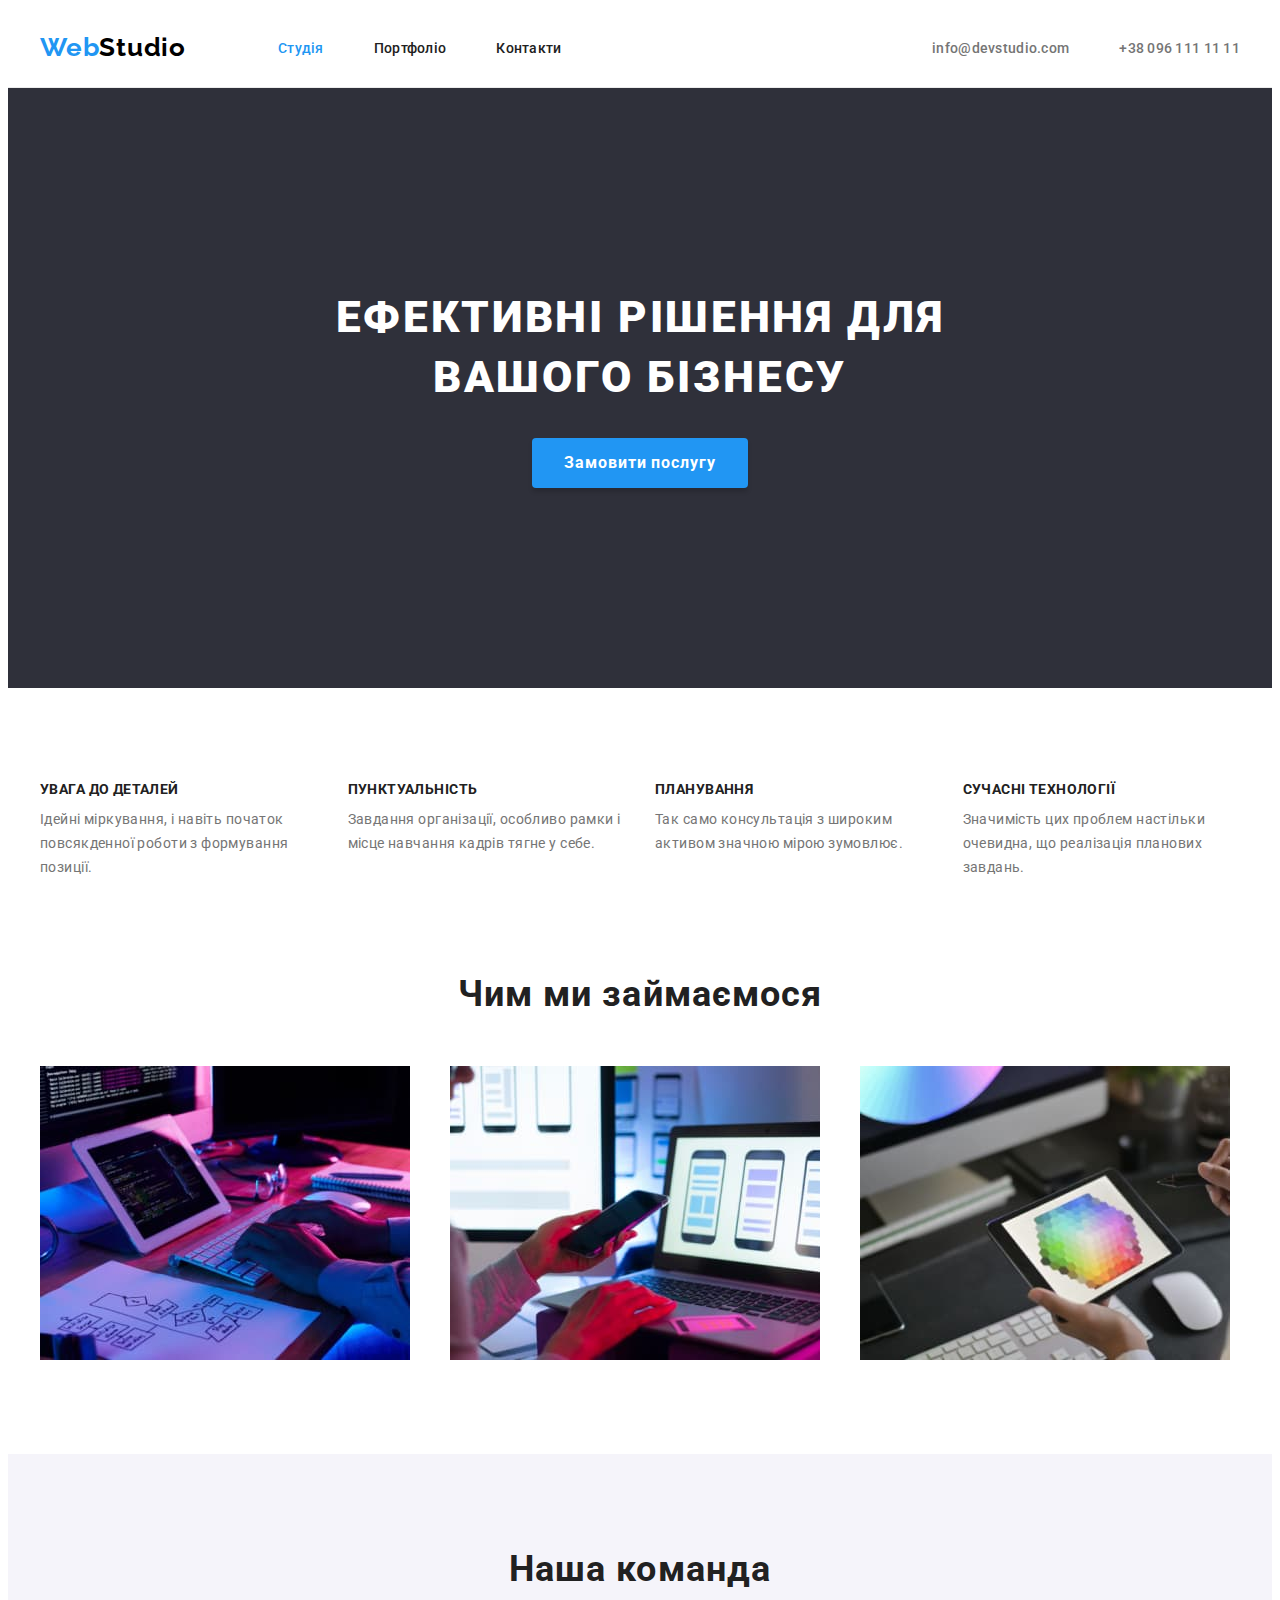
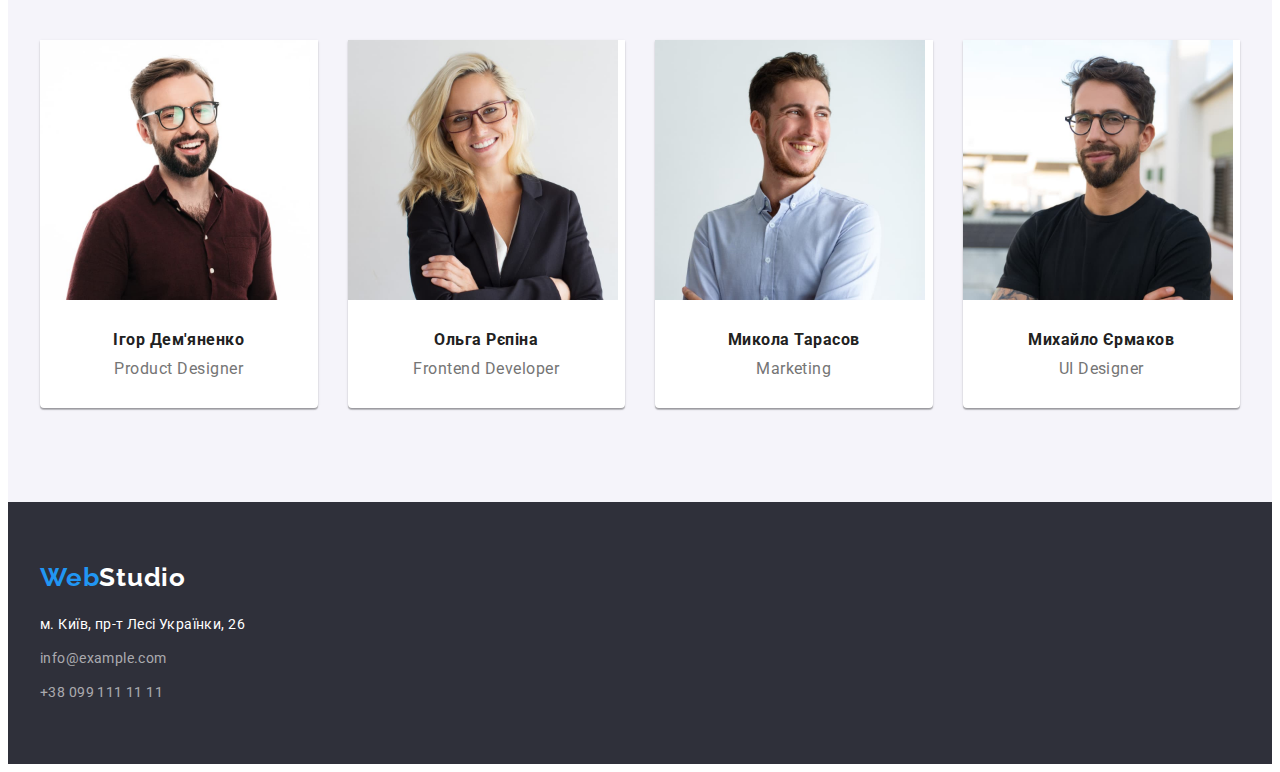
<file: index.html>
<!DOCTYPE html>
<html lang="uk">
  <head>
    <meta charset="UTF-8" />
    <meta http-equiv="X-UA-Compatible" content="IE=edge" />
    <meta name="viewport" content="width=device-width, initial-scale=1.0" />
    <title>HW-03</title>
    <link rel="preconnect" href="https://fonts.googleapis.com" />
    <link rel="preconnect" href="https://fonts.gstatic.com" crossorigin />
    <link
      href="https://fonts.googleapis.com/css2?family=Raleway:wght@700&family=Roboto:wght@400;500;700;900&display=swap"
      rel="stylesheet"
    />
    <link
      rel="stylesheet"
      href="https://cdnjs.cloudflare.com/ajax/libs/modern-normalize/1.1.0/modern-normalize.min.css"
      integrity="sha512-wpPYUAdjBVSE4KJnH1VR1HeZfpl1ub8YT/NKx4PuQ5NmX2tKuGu6U/JRp5y+Y8XG2tV+wKQpNHVUX03MfMFn9Q=="
      crossorigin="anonymous"
      referrerpolicy="no-referrer"
    />
    <link rel="stylesheet" href="./css/style.css" />
  </head>
  <body>
    <!-- header -->
    <header class="header-block">
      <div class="container accessory-container">
        <nav class="navigation">
          <a class="logo link" href="#" lang="en">Web<span class="logo-header">Studio</span></a>
          <ul class="nav-list list">
            <li class="nav-list-item">
              <a class="nav-list-link link current" href="./index.html">Студія</a>
            </li>
            <li class="nav-list-item">
              <a class="nav-list-link link" href="./portfolio.html">Портфоліо</a>
            </li>
            <li class="nav-list-item">
              <a class="nav-list-link link" href="#">Контакти</a>
            </li>
          </ul>
        </nav>
        <ul class="menu-contact list">
          <li class="email-info">
            <a class="contact-info link" href="mailto:info@devstudio.com">info@devstudio.com</a>
          </li>
          <li class="phone-info">
            <a class="contact-info link" href="tel:+380961111111">+38 096 111 11 11</a>
          </li>
        </ul>
      </div>
    </header>
    <!-- main -->
    <main class="main-block">
      <!-- hero-blick -->
      <section class="hero">
        <div class="container">
          <h1 class="main-title">Ефективні рішення для вашого бізнесу</h1>
          <button class="modal-btn" type="button">Замовити послугу</button>
        </div>
      </section>
      <!-- quality-block -->
      <section class="quality">
        <div class="container">
          <h2 class="visually-hidden">Наші переваги</h2>
          <ul class="quality-menu list">
            <li class="quality-item">
              <h3 class="quality-title">Увага до деталей</h3>
              <p class="description">
                Ідейні міркування, і навіть початок повсякденної роботи з формування позиції.
              </p>
            </li>
            <li class="quality-item">
              <h3 class="quality-title">Пунктуальність</h3>
              <p class="description">
                Завдання організації, особливо рамки і місце навчання кадрів тягне у себе.
              </p>
            </li>
            <li class="quality-item">
              <h3 class="quality-title">Планування</h3>
              <p class="description">
                Так само консультація з широким активом значною мірою зумовлює.
              </p>
            </li>
            <li class="quality-item">
              <h3 class="quality-title">Сучасні технології</h3>
              <p class="description">
                Значимість цих проблем настільки очевидна, що реалізація планових завдань.
              </p>
            </li>
          </ul>
        </div>
      </section>
      <!-- occupation-blick -->
      <section class="section">
        <div class="container">
          <h2 class="title">Чим ми займаємося</h2>
          <ul class="occupation list">
            <li class="occupation-card">
              <img src="./images/desk.jpg" alt="IT-фахівець працює на компьютері" width="370" />
            </li>
            <li class="occupation-card">
              <img
                src="./images/mob.jpg"
                alt="Зображення трьох смартфонів на компьютері"
                width="370"
              />
            </li>
            <li class="occupation-card">
              <img
                src="./images/ipad.jpg"
                alt="Зображення кольорового куба на планшеті"
                width="370"
              />
            </li>
          </ul>
        </div>
      </section>
      <!-- team-block -->
      <section class="team section">
        <div class="container">
          <h2 class="title">Наша команда</h2>
          <ul class="members-team list">
            <li class="member-card">
              <img src="./images/prodesigner.jpg" alt="Фото Ігоря Дем'яненко" width="270" />
              <div class="caption-card">
                <h3 class="member-name">Ігор Дем'яненко</h3>
                <p class="profession" lang="en">Product Designer</p>
              </div>
            </li>
            <li class="member-card">
              <img src="./images/developer.jpg" alt="Фото Ольги Рєпіної" width="270" />
              <div class="caption-card">
                <h3 class="member-name">Ольга Рєпіна</h3>
                <p class="profession" lang="en">Frontend Developer</p>
              </div>
            </li>
            <li class="member-card">
              <img src="./images/marketing.jpg" alt="Фото Миколи Тарасова" width="270" />
              <div class="caption-card">
                <h3 class="member-name">Микола Тарасов</h3>
                <p class="profession" lang="en">Marketing</p>
              </div>
            </li>
            <li class="member-card">
              <img src="./images/uidesigner.jpg" alt="Фото Михайла Єрмакова" width="270" />
              <div class="caption-card">
                <h3 class="member-name">Михайло Єрмаков</h3>
                <p class="profession" lang="en">UI Designer</p>
              </div>
            </li>
          </ul>
        </div>
      </section>
    </main>
    <!-- footer -->
    <footer class="footer-block">
      <div class="container">
        <a class="logo logo-footer link" href="#">Web<span class="logo-color">Studio</span></a>
        <address>
          <ul class="adds-menu list">
            <li class="adds-item">
              <a
                class="adds link"
                href="https://goo.gl/maps/CPtrU1FHBa2aNyZL9"
                target="_blank"
                rel="noopener noreferrer"
                >м. Київ, пр-т Лесі Українки, 26</a
              >
            </li>
            <li class="adds-item">
              <a class="footer-contact link" href="mailto:info@example.com">info@example.com</a>
            </li>
            <li class="adds-item">
              <a class="footer-contact link" href="tel:+380991111111">+38 099 111 11 11</a>
            </li>
          </ul>
        </address>
      </div>
    </footer>
  </body>
</html>
</file>
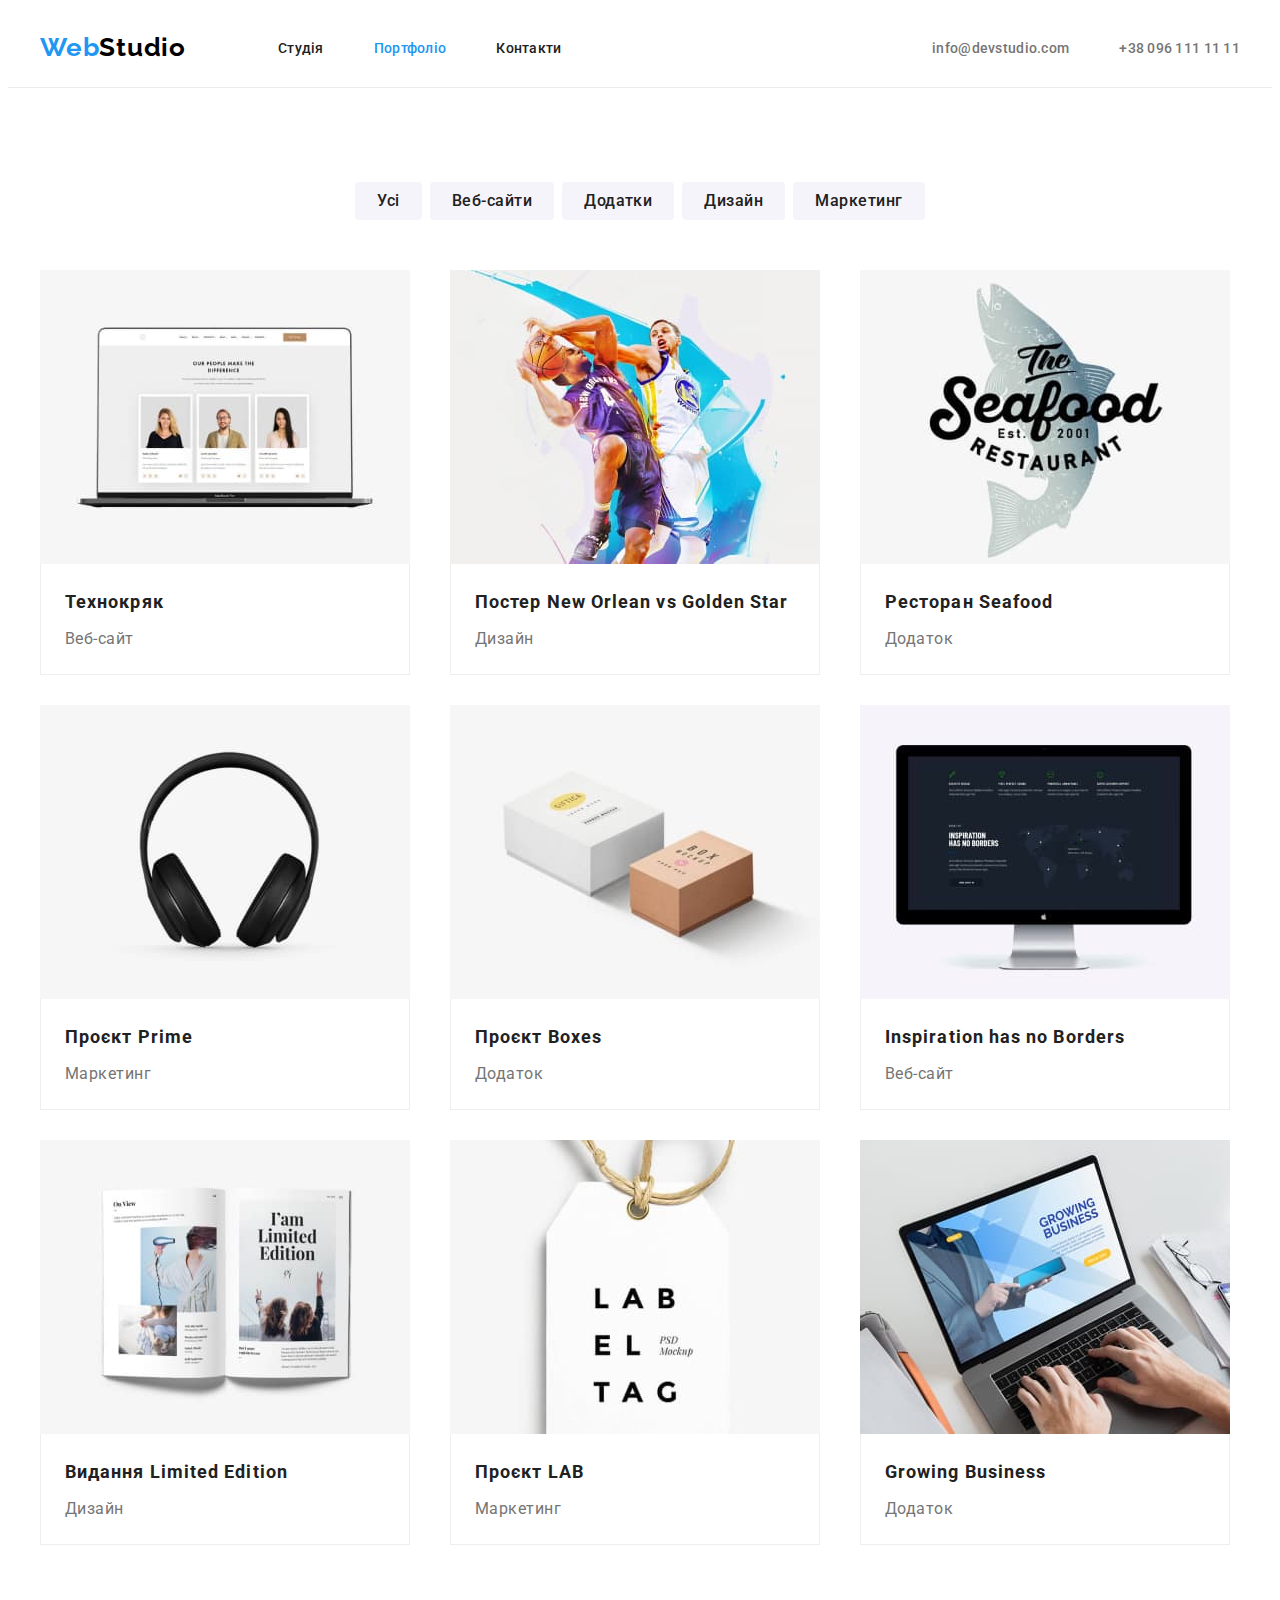
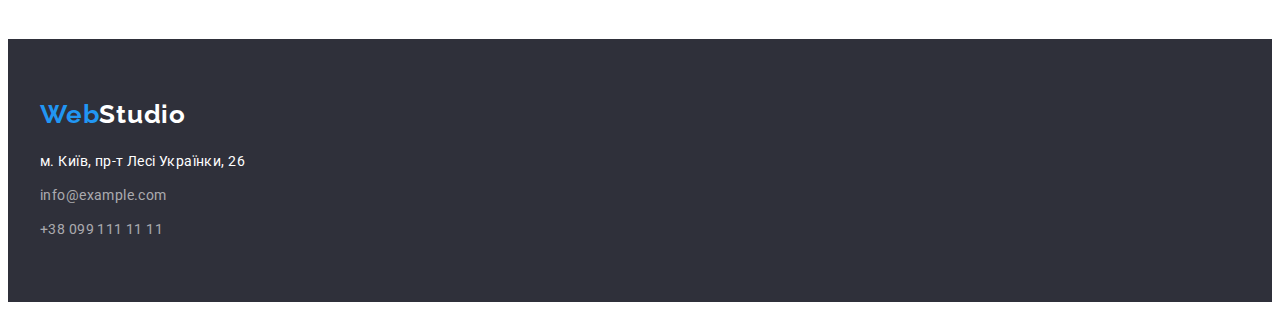
<file: portfolio.html>
<!DOCTYPE html>
<html lang="en">
  <head>
    <meta charset="UTF-8" />
    <meta http-equiv="X-UA-Compatible" content="IE=edge" />
    <meta name="viewport" content="width=device-width, initial-scale=1.0" />
    <title>HW-03</title>
    <link rel="preconnect" href="https://fonts.googleapis.com" />
    <link rel="preconnect" href="https://fonts.gstatic.com" crossorigin />
    <link
      href="https://fonts.googleapis.com/css2?family=Raleway:wght@700&family=Roboto:wght@400;500;700;900&display=swap"
      rel="stylesheet"
    />
    <link
      rel="stylesheet"
      href="https://cdnjs.cloudflare.com/ajax/libs/modern-normalize/1.1.0/modern-normalize.min.css"
      integrity="sha512-wpPYUAdjBVSE4KJnH1VR1HeZfpl1ub8YT/NKx4PuQ5NmX2tKuGu6U/JRp5y+Y8XG2tV+wKQpNHVUX03MfMFn9Q=="
      crossorigin="anonymous"
      referrerpolicy="no-referrer"
    />
    <link rel="stylesheet" href="./css/style.css" />
  </head>
  <body>
    <!-- header -->
    <header class="header-block">
      <div class="container accessory-container">
        <nav class="navigation">
          <a class="logo link" href="#" lang="en">Web<span class="logo-header">Studio</span></a>
          <ul class="nav-list list">
            <li class="nav-list-item">
              <a class="nav-list-link link" href="./index.html">Студія</a>
            </li>
            <li class="nav-list-item">
              <a class="nav-list-link link current" href="./portfolio.html">Портфоліо</a>
            </li>
            <li class="nav-list-item">
              <a class="nav-list-link link" href="#">Контакти</a>
            </li>
          </ul>
        </nav>
        <ul class="menu-contact list">
          <li class="email-info">
            <a class="contact-info link" href="mailto:info@devstudio.com">info@devstudio.com</a>
          </li>
          <li class="phone-info">
            <a class="contact-info link" href="tel:+380961111111">+38 096 111 11 11</a>
          </li>
        </ul>
      </div>
    </header>
    <!-- main -->
    <main>
      <section class="portfolio-block section">
        <div class="container">
          <h2 class="visually-hidden">Портфоліо</h2>
          <!-- filter-block -->
          <ul class="filter-box list">
            <li class="filter">
              <button class="filter-btn" type="button">Усі</button>
            </li>
            <li class="filter">
              <button class="filter-btn" type="button">Веб-сайти</button>
            </li>
            <li class="filter">
              <button class="filter-btn" type="button">Додатки</button>
            </li>
            <li class="filter">
              <button class="filter-btn" type="button">Дизайн</button>
            </li>
            <li class="filter">
              <button class="filter-btn" type="button">Маркетинг</button>
            </li>
          </ul>
          <!-- content-block -->
          <ul class="portfolio-content list">
            <li class="card">
              <a class="card-link link" href="#">
                <img
                  src="./images/technoquack.jpg"
                  alt="Сторінка веб-сайта Технокряк"
                  width="370"
                />
                <div class="card-box">
                  <h3 class="card-header">Технокряк</h3>
                  <p class="card-desc">Веб-сайт</p>
                </div></a
              >
            </li>
            <li class="card">
              <a class="card-link link" href="#">
                <img
                  src="./images/neworlean.jpg"
                  alt="Дизайн Постер New Orlean vs Golden Star"
                  width="370"
                />
                <div class="card-box">
                  <h3 class="card-header">Постер New Orlean vs Golden Star</h3>
                  <p class="card-desc">Дизайн</p>
                </div></a
              >
            </li>
            <li class="card">
              <a class="card-link link" href="#">
                <img src="./images/seafood.jpg" alt="Логотип Ресторан Seafood" width="370" />
                <div class="card-box">
                  <h3 class="card-header">Ресторан Seafood</h3>
                  <p class="card-desc">Додаток</p>
                </div></a
              >
            </li>
            <li class="card">
              <a class="card-link link" href="#">
                <img src="./images/prime.jpg" alt="Навушники" width="370" />
                <div class="card-box">
                  <h3 class="card-header">Проєкт Prime</h3>
                  <p class="card-desc">Маркетинг</p>
                </div></a
              >
            </li>
            <li class="card">
              <a class="card-link link" href="#">
                <img src="./images/boxer.jpg" alt="Дві коробки" width="370" />
                <div class="card-box">
                  <h3 class="card-header">Проєкт Boxes</h3>
                  <p class="card-desc">Додаток</p>
                </div></a
              >
            </li>
            <li class="card">
              <a class="card-link link" href="#">
                <img
                  src="./images/inspiration.jpg"
                  alt="Сторінка веб-сайта Inspiration has no Borders"
                  width="370"
                />
                <div class="card-box">
                  <h3 class="card-header">Inspiration has no Borders</h3>
                  <p class="card-desc">Веб-сайт</p>
                </div></a
              >
            </li>
            <li class="card">
              <a class="card-link link" href="#">
                <img src="./images/limited.jpg" alt="Дизайн Видання Limited Edition" width="370" />
                <div class="card-box">
                  <h3 class="card-header">Видання Limited Edition</h3>
                  <p class="card-desc">Дизайн</p>
                </div></a
              >
            </li>
            <li class="card">
              <a class="card-link link" href="">
                <img src="./images/lab.jpg" alt="Бірка з надписом LABEL TAG" width="370" />
                <div class="card-box">
                  <h3 class="card-header">Проєкт LAB</h3>
                  <p class="card-desc">Маркетинг</p>
                </div></a
              >
            </li>
            <li class="card">
              <a class="card-link link" href="#">
                <img
                  src="./images/business.jpg"
                  alt="Сторінка додатка Growing Business"
                  width="370"
                />
                <div class="card-box">
                  <h3 class="card-header">Growing Business</h3>
                  <p class="card-desc">Додаток</p>
                </div></a
              >
            </li>
          </ul>
        </div>
      </section>
    </main>
    <!-- footer -->
    <footer class="footer-block">
      <div class="container">
        <a class="logo logo-footer link" href="#">Web<span class="logo-color">Studio</span></a>
        <address>
          <ul class="adds-menu list">
            <li class="adds-item">
              <a
                class="adds link"
                href="https://goo.gl/maps/CPtrU1FHBa2aNyZL9"
                target="_blank"
                rel="noopener noreferrer"
                >м. Київ, пр-т Лесі Українки, 26</a
              >
            </li>
            <li class="adds-item">
              <a class="footer-contact link" href="mailto:info@example.com">info@example.com</a>
            </li>
            <li class="adds-item">
              <a class="footer-contact link" href="tel:+380991111111">+38 099 111 11 11</a>
            </li>
          </ul>
        </address>
      </div>
    </footer>
  </body>
</html>
</file>
<file: css/style.css>
:root {
  --primary-color: #212121;
  --secondary-color: #757575;
  --accent-color: #2196f3;
  --fon-color: #2f303a;
  --primary-font: 'Roboto', sans-serif;
  --secondary-font: 'Raleway', sans-serif;
  --medium-font: 500;
  --bold-font: 700;
  --bolder-font: 900;
}
body {
  font-family: var(--primary-font);
  color: var(--primary-color);
}
h1,
h2,
h3,
p {
  margin-top: 0;
  margin-bottom: 0;
}
ul,
ol {
  margin-top: 0;
  margin-bottom: 0;
  padding-left: 0;
}
img {
  display: block;
  max-width: 100%;
  height: auto;
}
address {
  font-style: normal;
}
.list {
  list-style: none;
}
.link {
  text-decoration: none;
}
.visually-hidden {
  position: absolute;
  white-space: nowrap;
  width: 1px;
  height: 1px;
  overflow: hidden;
  border: 0;
  padding: 0;
  clip: rect(0 0 0 0);
  clip-path: inset(50%);
  margin: -1px;
}
.container {
  width: 1200px;
  margin: 0 auto;
  padding: 0 15px;
}
.accessory-container {
  display: flex;
  align-items: center;
  justify-content: space-between;
}
.section {
  padding-top: 94px;
  padding-bottom: 94px;
}
/* ==== header ==== */
.header-block {
  padding-top: 24px;
  padding-bottom: 24px;
  border-bottom: 1px solid #ececec;
}
.navigation {
  display: flex;
  align-items: center;
}
.navigation > .logo {
  margin-right: 92px;
}
.nav-list {
  display: flex;
  align-items: center;
}
.menu-contact {
  display: flex;
  align-items: center;
}
.logo {
  font-family: var(--secondary-font);
  font-weight: var(--bold-font);
  font-size: 26px;
  line-height: 1.19;
  letter-spacing: 0.03em;
  color: var(--accent-color);
}
.logo-header {
  color: #000000;
}
.nav-list-item:not(:last-child) {
  margin-right: 50px;
}
.nav-list-link {
  font-weight: var(--medium-font);
  font-size: 14px;
  line-height: 1.14;
  letter-spacing: 0.02em;
  color: var(--primary-color);
}
.nav-list-link:hover,
.nav-list-link:focus {
  color: var(--accent-color);
}
.email-info {
  margin-right: 50px;
}
.contact-info {
  font-weight: var(--medium-font);
  font-size: 14px;
  line-height: 1.14;
  letter-spacing: 0.02em;
  color: var(--secondary-color);
}
.contact-info:hover,
.contact-info:focus {
  color: var(--accent-color);
}
/* ==== main ==== */
/* hero-block */
.hero {
  background: var(--fon-color);
  padding: 200px 0;
}
.main-title {
  font-weight: var(--bolder-font);
  font-size: 44px;
  line-height: 1.36;
  letter-spacing: 0.06em;
  text-transform: uppercase;
  color: #ffffff;
  max-width: 696px;
  text-align: center;
  margin-bottom: 30px;
  margin-left: auto;
  margin-right: auto;
}
.modal-btn {
  font-family: inherit;
  font-weight: var(--bold-font);
  font-size: 16px;
  line-height: 1.88;
  letter-spacing: 0.06em;
  cursor: pointer;
  min-width: 216px;
  padding: 10px 30px;
  background: var(--accent-color);
  box-shadow: 0px 4px 4px rgba(0, 0, 0, 0.15);
  border: none;
  border-radius: 4px;
  color: #ffffff;
  display: block;
  margin: 0 auto;
}
.modal-btn:hover,
.modal-btn:focus {
  background: #188ce8;
}
/* quality-block */
.quality {
  padding-top: 94px;
}
.quality-menu {
  display: flex;
  flex-wrap: wrap;
}
.quality-item {
  flex-basis: calc((100% - 90px) / 4);
}
.quality-item:not(:nth-child(4n)) {
  margin-right: 30px;
}
.quality-item:nth-child(n + 5) {
  margin-top: 30px;
}
.quality-title {
  font-size: 14px;
  line-height: 1.14;
  letter-spacing: 0.03em;
  text-transform: uppercase;
  margin-bottom: 10px;
}
.description {
  font-size: 14px;
  line-height: 1.71;
  letter-spacing: 0.03em;
  color: var(--secondary-color);
}
/* occupation-block */
.occupation {
  display: flex;
  /* column-gap: 30px; */
  justify-content: space-between;
}
.occupation-card {
  flex-basis: calc((100% - 60px) / 3);
}
.title {
  font-size: 36px;
  line-height: 1.17;
  letter-spacing: 0.03em;
  text-align: center;
  margin-bottom: 50px;
}
/* team-block */
.team {
  background: #f5f4fa;
}
.members-team {
  display: flex;
  flex-wrap: wrap;
}
.member-card {
  width: calc((100% - 90px) / 4);
  background: #ffffff;
  box-shadow: 0px 1px 3px rgba(0, 0, 0, 0.12), 0px 1px 1px rgba(0, 0, 0, 0.14),
    0px 2px 1px rgba(0, 0, 0, 0.2);
  border-radius: 0px 0px 4px 4px;
}
.member-card:not(:nth-child(4n)) {
  margin-right: 30px;
}
.member-card:nth-child(n + 5) {
  margin-top: 30px;
}
.caption-card {
  padding: 30px 20px;
}
.member-name {
  font-size: 16px;
  line-height: 1.19;
  letter-spacing: 0.03em;
  text-align: center;
  margin-bottom: 10px;
}
.profession {
  font-size: 16px;
  line-height: 1.19;
  letter-spacing: 0.03em;
  color: var(--secondary-color);
  text-align: center;
}
/* ==== footer ==== */
.footer-block {
  background: var(--fon-color);
  padding-top: 60px;
  padding-bottom: 60px;
}
.logo-color {
  color: #ffffff;
}
.logo-footer {
  display: inline-block;
  margin-bottom: 20px;
}
.adds-item:not(:last-child) {
  margin-bottom: 10px;
}
.adds {
  font-size: 14px;
  line-height: 1.71;
  letter-spacing: 0.03em;
  color: #ffffff;
}
.footer-contact:hover,
.footer-contact:focus,
.adds:hover,
.adds:focus {
  color: var(--accent-color);
}
.footer-contact {
  font-size: 14px;
  line-height: 1.71;
  letter-spacing: 0.03em;
  color: rgba(255, 255, 255, 0.6);
}
.current {
  color: var(--accent-color);
}
/* ==== portfolio ==== */
/* filter-block */
.filter-box {
  display: flex;
  justify-content: center;
  margin-bottom: 50px;
}
.filter:not(:last-child) {
  margin-right: 8px;
}
.filter-btn {
  font-family: inherit;
  font-weight: var(--medium-font);
  font-size: 16px;
  line-height: 1.62;
  letter-spacing: 0.03em;
  color: var(--primary-color);
  cursor: pointer;
  background: #f5f4fa;
  border-radius: 4px;
  border: none;
  padding: 6px 22px;
}
.filter-btn:hover,
.filter-btn:focus {
  background: var(--accent-color);
  color: #ffffff;
}
/* content-block */
.portfolio-content {
  display: flex;
  flex-wrap: wrap;
}
.card {
  flex-basis: calc((100% - 60px) / 3);
  background: #ffffff;
}
.card:not(:nth-child(3n)) {
  margin-right: 30px;
}
.card:nth-child(n + 4) {
  margin-top: 30px;
}
.card-link {
  display: inline-block;
}
.card-box {
  padding: 20px 24px;
  border: 1px solid #eeeeee;
  border-top: none;
}
.card-header {
  font-size: 18px;
  line-height: 2;
  letter-spacing: 0.06em;
  color: var(--primary-color);
  margin-bottom: 4px;
}
.card-desc {
  font-size: 16px;
  line-height: 1.88;
  letter-spacing: 0.03em;
  color: var(--secondary-color);
}
</file>
